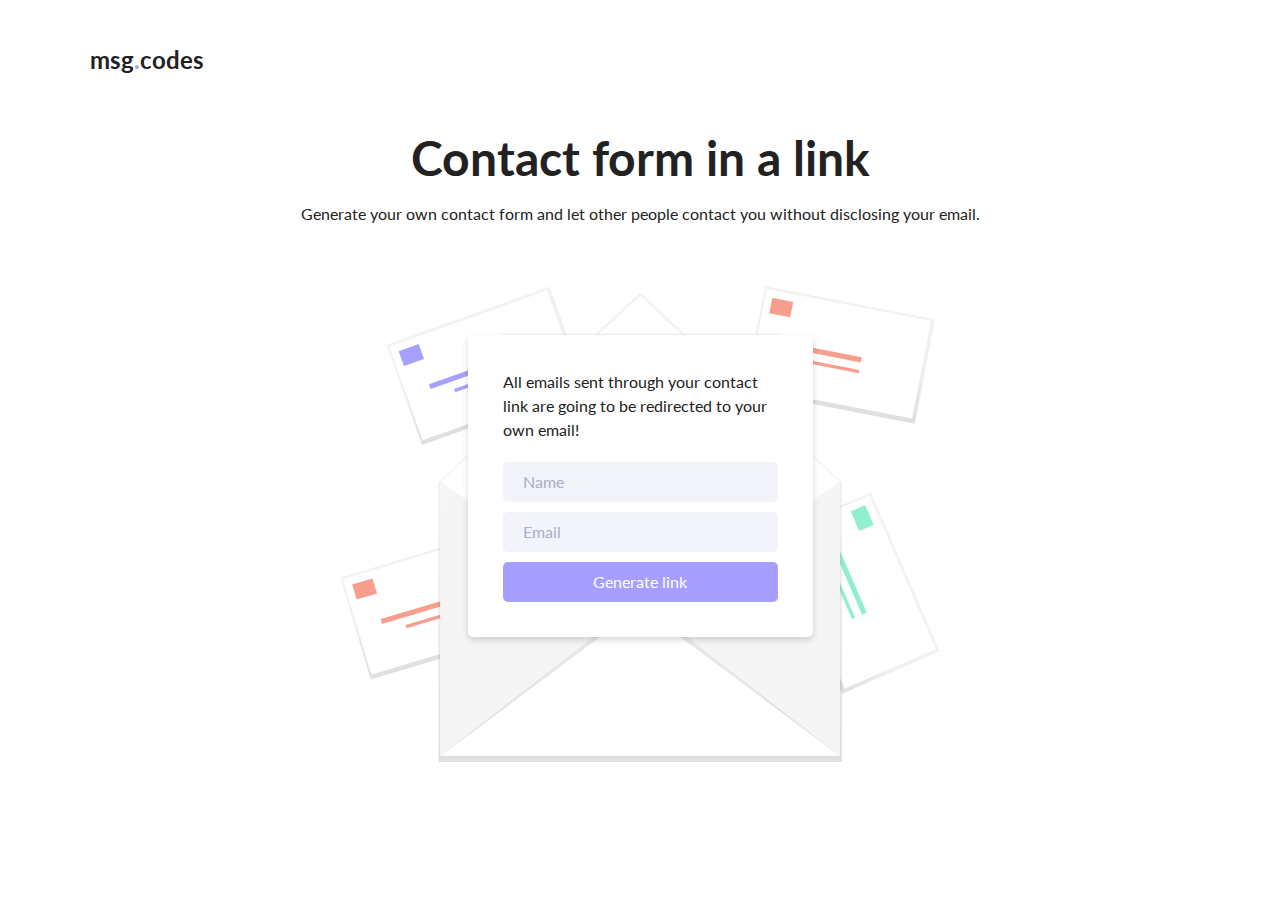
<file: templates/index.html>
<!DOCTYPE html>
<html lang="en">
<head>
    <meta charset="UTF-8">
    <meta name="viewport" content="width=device-width, initial-scale=1.0">
    <meta http-equiv="X-UA-Compatible" content="ie=edge">
    <title>msg.codes</title>

    <link href="https://fonts.googleapis.com/css?family=Lato:400,700&display=swap" rel="stylesheet">
    <link rel="stylesheet" href="../static/css/main.css">
    <link rel="stylesheet" href="../static/css/responsive.css">
</head>
<body>
    <div class="container">
        <a id="logo" href="/">msg<span>.</span>codes</a>

        <div id="main-text">
            <h1>Contact form in a link</h1>
            <p>Generate your own contact form and let other people contact you without disclosing your email.</p>
        </div>

        <div class="contact-container">
            <form autocomplete="off">
                <p>All emails sent through your contact link are going to be redirected to your own email!</p>
                <input type="text" placeholder="Name" id="name" name="name">
                <input type="text" placeholder="Email" id="email" name="email">
                <button id="generate-button" onclick="generateLink();">Generate link</button>

                <div id="generated-link-container">
                    <span class="tooltip-text" id="link-tooltip">Copy to clipboard</span>
                    <input style="display: none;" type="text" name="generated-link" id="generated-link" onclick="copyLink();" value="" readonly>
                </div>
            </form>
        </div>
    </div>

    <script src="../static/main.js"></script>
</body>
</html>
</file>
<file: static/css/main.css>
* {
    font-family: 'Lato', sans-serif;
}

html, body {
    width: 100%;
    height: 100%;
    margin: 0;
    color: #222;
}

h1 {
    font-size: 48px;
    margin: 0;
}

h2 {
    font-size: 24px;
    margin: 0 0 20px 0;
    text-align: center;
}

h2 span {
    color: #8CF0D0;
}

p {
    line-height: 24px;
}

.container {
    max-width: 1100px;
    height: 100%;
    margin: 0 auto;
    display: flex;
    flex-direction: column;
    justify-content: center;
    align-items: center;
    position: relative;
}

#logo {
    color: #222;
    text-decoration: none;
    font-size: 24px;
    position: absolute;
    top: 45px;
    left: 0;
    font-weight: 700;
}

#logo span {
    color: #A69FFF;
}

#main-text {
    display: flex;
    justify-content: center;
    align-items: center;
    flex-direction: column;
}

.contact-container {
    margin-top: 35px;
    background-image: url(../img/background_img.svg);
    width: 730px;
    height: 580px;
    background-position: center;
    background-size: contain;
    background-repeat: no-repeat;
}

form {
    padding: 35px;
    background-color: white;
    box-shadow: 0 3px 6px rgba(0, 0, 0, .16);
    width: calc(345px - 70px);
    margin: 58px auto 0 auto;
    border-radius: 5px;
    display: flex;
    flex-direction: column;
}

form p {
    margin: 0 0 20px 0;
    width: 100%;
}

input, button {
    height: 40px;
    width: 100%;
    font-size: 16px;
    border-radius: 5px;
    border: none;
    outline: none;
    transition: .2s;
}

input {
    margin-bottom: 10px;
    padding: 0 20px;
    width: calc(100% - 40px);
    background-color: #F2F4F9;
}

input:hover, input:focus {
    background-color: #EAEFFD;
}

::placeholder { /* Chrome, Firefox, Opera, Safari 10.1+ */
    color: #AAAFC5;
    opacity: 1; /* Firefox */
}

:-ms-input-placeholder { /* Internet Explorer 10-11 */
    color: #AAAFC5;
}

::-ms-input-placeholder { /* Microsoft Edge */
    color: #AAAFC5;
}

button {
    color: white;
}

button:hover {
    cursor: pointer;
}

#generate-button {
    background-color: #A69FFF;
}

#generate-button:hover {
    background-color: #8CF0D0;
}

#send-button {
    background-color: #8CF0D0;
}

textarea {
    resize: none;
    border: none;
    border-radius: 5px;
    background-color: #F2F4F9;
    transition: .2s;
    outline: none;
    font-size: 16px;
    padding: 20px;
    margin-bottom: 10px;
}

textarea:hover, textarea:focus {
    background-color: #EAEFFD;
}

#generated-link {
    color: white;
    background-color: #FA9E8C;
    text-align: center;
    transition: .2s;
}

#generated-link:hover {
    background-color: rgb(252, 118, 92);
    cursor: pointer;
}

#generated-link-container {
    position: relative;
    display: inline-block;
  }
  
  #generated-link-container .tooltip-text {
    visibility: hidden;
    width: 140px;
    background-color: #555;
    color: #fff;
    text-align: center;
    border-radius: 6px;
    padding: 5px;
    position: absolute;
    z-index: 1;
    bottom: 60px;
    left: 50%;
    margin-left: -75px;
    opacity: 0;
    transition: opacity 0.3s;
  }
  
  #generated-link-container .tooltip-text::after {
    content: "";
    position: absolute;
    top: 100%;
    left: 50%;
    margin-left: -5px;
    border-width: 5px;
    border-style: solid;
    border-color: #555 transparent transparent transparent;
  }
  
  #generated-link-container:hover .tooltip-text {
    visibility: visible;
    opacity: 1;
  }
</file>
<file: static/css/responsive.css>
@media screen and (max-height: 915px) {
    .contact-container {
        width: 600px;
        height: 495px;
    }
}

@media screen and (max-height: 800px) {
    .contact-container {
        width: 550px;
        height: unset;
        margin-top: 0;
    }

    form {
        margin-top: 40px;
    }

    h1 {
        font-size: 42px;
    }
}

@media screen and (max-width: 1120px) {
    .container {
        width: 90%;
    }
}

@media screen and (max-width: 768px) {
    .contact-container {
        width: 100%;
        height: unset;
        margin: 0;
    }

    .container {
        height: unset;
    }

    h1 {
        font-size: 34px;
    }

    form {
        margin: 0 auto;
        width: calc(100% - 70px);
    }

    #logo {
        margin: 0 auto;
        position: static;
        margin: 45px 0;
    }
}
</file>
